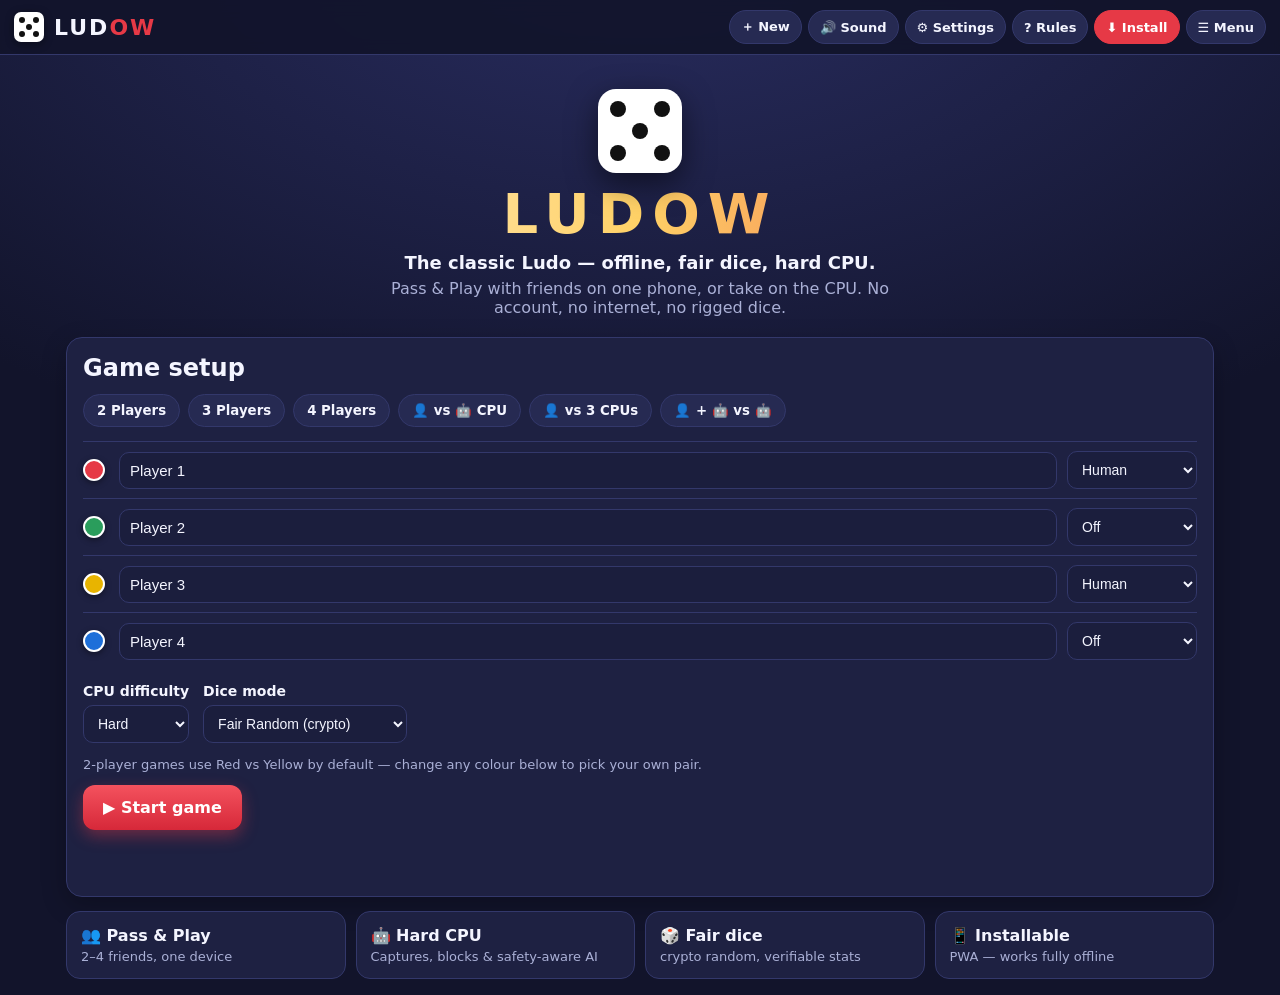
<file: index.html>
<!DOCTYPE html>
<html lang="en">
<head>
<meta charset="UTF-8">
<meta name="viewport" content="width=device-width, initial-scale=1, viewport-fit=cover, user-scalable=no">
<meta name="theme-color" content="#e63946">
<meta name="description" content="Ludow — professional offline Ludo. Pass & Play with friends or play vs hard CPU. Fair random dice, installable PWA.">
<meta name="mobile-web-app-capable" content="yes">
<meta name="apple-mobile-web-app-capable" content="yes">
<meta name="apple-mobile-web-app-status-bar-style" content="black-translucent">
<meta name="apple-mobile-web-app-title" content="Ludow">
<link rel="manifest" href="./manifest.webmanifest">
<link rel="icon" type="image/png" sizes="192x192" href="./icons/icon-192.png">
<link rel="icon" type="image/png" sizes="512x512" href="./icons/icon-512.png">
<link rel="apple-touch-icon" href="./icons/icon-192.png">
<title>Ludow — Play Ludo Offline</title>
<link rel="stylesheet" href="./styles.css">
</head>
<body>
<header class="topbar">
  <div class="logo"><span class="logo-dice" aria-hidden="true"><i></i><i></i><i></i><i></i><i></i></span><span class="logo-text">LUD<span class="logo-ow">OW</span></span></div>
  <nav class="top-actions">
    <button id="btn-new" class="tbtn" title="New game">＋ New</button>
    <button id="btn-sound" class="tbtn" title="Sound on/off">🔊 Sound</button>
    <button id="btn-settings" class="tbtn" title="Settings">⚙ Settings</button>
    <button id="btn-rules" class="tbtn" title="Rules">? Rules</button>
    <button id="btn-install" class="tbtn install" title="Install app">⬇ Install</button>
    <button id="btn-menu" class="tbtn" title="Main menu">☰ Menu</button>
  </nav>
</header>

<main>
  <!-- ============ HOME / SETUP ============ -->
  <section id="screen-menu" class="screen active">
    <div class="hero">
      <div class="hero-dice" aria-hidden="true"><span class="pip p1"></span><span class="pip p2"></span><span class="pip p3"></span><span class="pip p4"></span><span class="pip p5"></span></div>
      <h1>LUDOW</h1>
      <p class="tagline">The classic Ludo — offline, fair dice, hard CPU.</p>
      <p class="hero-sub">Pass &amp; Play with friends on one phone, or take on the CPU. No account, no internet, no rigged dice.</p>
    </div>

    <div class="card setup-card">
      <h2>Game setup</h2>
      <div class="presets" role="group" aria-label="Quick presets">
        <button class="preset" data-preset="2p">2 Players</button>
        <button class="preset" data-preset="3p">3 Players</button>
        <button class="preset" data-preset="4p">4 Players</button>
        <button class="preset" data-preset="cpu1">👤 vs 🤖 CPU</button>
        <button class="preset" data-preset="cpu3">👤 vs 3 CPUs</button>
        <button class="preset" data-preset="cpu2">👤 + 🤖 vs 🤖</button>
      </div>
      <div id="player-setup"></div>
      <div class="setup-row">
        <label>CPU difficulty
          <select id="setup-difficulty">
            <option value="easy">Easy</option>
            <option value="medium">Medium</option>
            <option value="hard" selected>Hard</option>
          </select>
        </label>
        <label>Dice mode
          <select id="setup-dice">
            <option value="fair" selected>Fair Random (crypto)</option>
            <option value="classic">Classic Random</option>
            <option value="lucky">Lucky (5–6)</option>
            <option value="superlucky">Super Lucky (6)</option>
            <option value="unlucky">Unlucky / Challenge (1–2)</option>
            <option value="custom">Custom Luck</option>
          </select>
        </label>
      </div>
      <p class="hint">2-player games use Red vs Yellow by default — change any colour below to pick your own pair.</p>
      <button id="btn-start" class="big-btn">▶ Start game</button>
      <p id="setup-error" class="error" role="alert"></p>
    </div>

    <div class="features">
      <div class="feat"><b>👥 Pass &amp; Play</b><span>2–4 friends, one device</span></div>
      <div class="feat"><b>🤖 Hard CPU</b><span>Captures, blocks &amp; safety-aware AI</span></div>
      <div class="feat"><b>🎲 Fair dice</b><span>crypto random, verifiable stats</span></div>
      <div class="feat"><b>📱 Installable</b><span>PWA — works fully offline</span></div>
    </div>
  </section>

  <!-- ============ GAME ============ -->
  <section id="screen-game" class="screen">
    <div class="game-layout">
      <div class="board-wrap">
        <div id="turn-banner"><span id="turn-dot"></span><span id="turn-text">Red's turn</span><span id="turn-sub"></span></div>
        <div id="board" aria-label="Ludo board"></div>
        <div id="board-msg" class="board-msg" aria-live="polite"></div>
      </div>

      <aside class="side">
        <div class="card dice-card">
          <div class="dice-head"><span id="dice-player">Red</span><span id="dice-mode-label">Dice: Fair Random</span></div>
          <div class="dice-row">
            <button id="dice" class="dice" title="Tap to roll (or press Space)" aria-label="Dice, tap to roll">
              <span class="pip p1"></span><span class="pip p2"></span><span class="pip p3"></span><span class="pip p4"></span><span class="pip p5"></span><span class="pip p6"></span><span class="pip p7"></span>
            </button>
            <div class="dice-side">
              <button id="btn-roll" class="big-btn roll-btn">🎲 Roll dice</button>
              <button id="btn-pass" class="ghost-btn" hidden>Pass turn →</button>
              <div id="roll-hint">Tap the dice, the button, or press Space.</div>
            </div>
          </div>
          <details class="stats">
            <summary>Dice stats — this session <span id="stats-total"></span></summary>
            <div id="dice-stats" class="dice-stats"></div>
            <button id="btn-reset-stats" class="small-btn">Reset stats</button>
          </details>
        </div>

        <div class="card score-card">
          <h3>Scoreboard</h3>
          <div id="scoreboard"></div>
        </div>

        <div class="card controls-card">
          <h3>Controls</h3>
          <div class="ctl-grid">
            <button id="btn-restart" class="ctl">↻ Restart</button>
            <button id="btn-pause" class="ctl">⏸ Pause</button>
            <button id="btn-quit" class="ctl">🏠 Quit to menu</button>
            <button id="btn-sound2" class="ctl">🔊 Sound</button>
            <button id="btn-settings2" class="ctl">⚙ Settings</button>
            <button id="btn-rules2" class="ctl">? Rules</button>
          </div>
        </div>

        <div class="card log-card">
          <h3>Moves</h3>
          <ol id="move-log" class="move-log"></ol>
        </div>
      </aside>
    </div>
  </section>
</main>

<!-- ============ SETTINGS MODAL ============ -->
<div id="modal-settings" class="modal" role="dialog" aria-modal="true" aria-labelledby="settings-title" hidden>
  <div class="modal-box">
    <h2 id="settings-title">⚙ Settings</h2>
    <label class="field">Dice mode
      <select id="set-dice-mode">
        <option value="fair">Fair Random — crypto, no bias</option>
        <option value="classic">Classic Random — Math.random</option>
        <option value="lucky">Lucky — weighted to 5–6</option>
        <option value="superlucky">Super Lucky — strongly weighted to 6</option>
        <option value="unlucky">Unlucky / Challenge — weighted to 1–2</option>
        <option value="custom">Custom Luck — slider below</option>
      </select>
    </label>
    <label class="field">Custom luck <span id="luck-val">0</span>
      <input type="range" id="set-luck" min="-100" max="100" step="5" value="0">
      <small>−100 = very unlucky, 0 = fair, +100 = very lucky. Only used in Custom Luck mode.</small>
    </label>
    <label class="field">CPU difficulty
      <select id="set-difficulty"><option value="easy">Easy</option><option value="medium">Medium</option><option value="hard">Hard</option></select>
    </label>
    <label class="field">Board theme
      <select id="set-theme"><option value="classic">Classic</option><option value="dark">Dark</option><option value="neon">Neon</option></select>
    </label>
    <label class="field">Animation speed
      <select id="set-anim"><option value="normal">Normal</option><option value="fast">Fast</option></select>
    </label>
    <div class="toggles">
      <label><input type="checkbox" id="set-sound" checked> Sound effects</label>
      <label><input type="checkbox" id="set-need6" checked> Need a 6 to leave base</label>
      <label><input type="checkbox" id="set-extra6" checked> Extra turn on rolling a 6</label>
      <label><input type="checkbox" id="set-extracap" checked> Extra turn on capture</label>
      <label><input type="checkbox" id="set-three6" checked> Three 6s in a row forfeits turn</label>
      <label><input type="checkbox" id="set-block" checked> Block protection (2+ same colour can't be captured)</label>
      <label><input type="checkbox" id="set-hints" checked> Show move hints (glow movable pieces)</label>
    </div>
    <div class="modal-actions"><button id="btn-settings-close" class="big-btn">Done</button></div>
  </div>
</div>

<!-- ============ RULES MODAL ============ -->
<div id="modal-rules" class="modal" role="dialog" aria-modal="true" aria-labelledby="rules-title" hidden>
  <div class="modal-box">
    <h2 id="rules-title">How to play Ludo</h2>
    <div class="rules-body">
      <p><b>Goal:</b> be the first to bring all 4 of your pieces home to the centre.</p>
      <ul>
        <li>Tap <b>Roll dice</b> (or the dice, or Space). You need a <b>6</b> to move a piece out of base (turn this off in Settings).</li>
        <li>Tap a <b>glowing piece</b> to move it. Pieces move clockwise around the board, then up your coloured home column.</li>
        <li>You need an <b>exact roll</b> to finish — overshooting is not allowed.</li>
        <li>Rolling a <b>6</b> gives an extra turn. Capturing an opponent or finishing a piece also gives an extra turn.</li>
        <li><b>Three 6s in a row</b> forfeits your turn (no move on the third 6).</li>
        <li>Land on an opponent's piece to <b>capture</b> it — it goes back to its base. <b>★ safe cells</b> (and coloured start cells) cannot be captured on.</li>
        <li><b>Blocks:</b> two or more of your pieces on one cell cannot be captured, and opponents cannot land there.</li>
        <li>If you have no legal move, the turn passes automatically.</li>
        <li><b>Pass &amp; Play:</b> hand the device to the next player. <b>Vs CPU:</b> the CPU moves on its own after a short think.</li>
        <li><b>Dice:</b> default is Fair Random using your device's cryptographic random generator — no algorithm favours anyone. Change it in Settings; dice stats on the game screen let you check fairness.</li>
      </ul>
    </div>
    <div class="modal-actions"><button id="btn-rules-close" class="big-btn">Got it</button></div>
  </div>
</div>

<!-- ============ WINNER MODAL ============ -->
<div id="modal-winner" class="modal" role="dialog" aria-modal="true" aria-labelledby="winner-title" hidden>
  <div class="modal-box winner-box">
    <div id="confetti" aria-hidden="true"></div>
    <h2 id="winner-title">🏆 Winner!</h2>
    <p id="winner-text"></p>
    <div class="modal-actions">
      <button id="btn-again" class="big-btn">▶ Play again</button>
      <button id="btn-winner-menu" class="ghost-btn">Main menu</button>
    </div>
  </div>
</div>

<!-- ============ INSTALL MODAL ============ -->
<div id="modal-install" class="modal" role="dialog" aria-modal="true" aria-labelledby="install-title" hidden>
  <div class="modal-box">
    <h2 id="install-title">Install Ludow</h2>
    <p>Add Ludow to your home screen — it then opens full-screen, like a real app, and works fully offline.</p>
    <ol class="rules-body">
      <li><b>Android (Chrome):</b> tap ⋮ → <b>Add to Home screen</b> / <b>Install app</b>.</li>
      <li><b>iPhone (Safari):</b> tap Share → <b>Add to Home Screen</b>.</li>
      <li><b>Desktop (Chrome/Edge):</b> click the install icon in the address bar.</li>
    </ol>
    <div class="modal-actions"><button id="btn-install-close" class="big-btn">Done</button></div>
  </div>
</div>

<div id="toast" role="status" aria-live="polite"></div>
<script src="./app.js"></script>
</body>
</html>
</file>
<file: styles.css>
*{box-sizing:border-box}
:root{
  --bg:#12142b; --bg2:#1b1e3d; --card:#1e2142; --card2:#262a52;
  --text:#f4f5ff; --muted:#aab0d6; --red:#e63946; --green:#2a9d5c; --yellow:#e8b400; --blue:#1e6fd9;
  --gold:#ffd166; --line:#33386b; --radius:16px;
}
body.theme-dark{--bg:#0a0a12;--bg2:#12121c;--card:#161622;--card2:#1e1e2e;--line:#2a2a3d}
body.theme-neon{--bg:#0d0217;--bg2:#1c0533;--card:#22083d;--card2:#2e0a52;--line:#5b21b6;--red:#ff2d55;--green:#00e676;--yellow:#ffea00;--blue:#2979ff}
html,body{margin:0;padding:0}
body{background:radial-gradient(1000px 600px at 50% -10%,#2a2e63,var(--bg));color:var(--text);font-family:system-ui,-apple-system,"Segoe UI",Roboto,Arial,sans-serif;min-height:100vh}
button{font-family:inherit;cursor:pointer}
h1,h2,h3{margin:0}

/* Top bar */
.topbar{position:sticky;top:0;z-index:20;display:flex;justify-content:space-between;align-items:center;gap:10px;padding:10px 14px;background:rgba(18,20,43,.92);backdrop-filter:blur(8px);border-bottom:1px solid var(--line)}
.logo{display:flex;align-items:center;gap:10px;font-weight:900;letter-spacing:2px;font-size:22px}
.logo-text .logo-ow{color:var(--red)}
.logo-dice{width:30px;height:30px;background:#fff;border-radius:7px;position:relative;display:inline-block;box-shadow:0 2px 8px rgba(0,0,0,.4)}
.logo-dice i{position:absolute;width:6px;height:6px;background:#111;border-radius:50%}
.logo-dice i:nth-child(1){left:5px;top:5px}.logo-dice i:nth-child(2){right:5px;top:5px}.logo-dice i:nth-child(3){left:50%;top:50%;transform:translate(-50%,-50%)}.logo-dice i:nth-child(4){left:5px;bottom:5px}.logo-dice i:nth-child(5){right:5px;bottom:5px}
.top-actions{display:flex;gap:6px;flex-wrap:wrap;justify-content:flex-end}
.tbtn{background:var(--card2);color:var(--text);border:1px solid var(--line);border-radius:999px;padding:7px 11px;font-size:13px;font-weight:600}
.tbtn:hover{filter:brightness(1.2)}
.tbtn.install{background:var(--red);border-color:var(--red);color:#fff}
.tbtn.install.hidden{display:none}

main{max-width:1180px;margin:0 auto;padding:16px}
.screen{display:none}
.screen.active{display:block}

/* Menu */
.hero{text-align:center;padding:18px 10px 6px}
.hero h1{font-size:56px;letter-spacing:8px;background:linear-gradient(90deg,#fff,#ffd166,#e63946);-webkit-background-clip:text;background-clip:text;color:transparent}
.tagline{font-size:18px;font-weight:700;margin:6px 0}
.hero-sub{color:var(--muted);max-width:560px;margin:0 auto}
.hero-dice{width:84px;height:84px;margin:0 auto 8px;background:#fff;border-radius:18px;position:relative;box-shadow:0 10px 30px rgba(0,0,0,.5);animation:bob 2.4s ease-in-out infinite}
@keyframes bob{0%,100%{transform:rotate(-4deg) translateY(0)}50%{transform:rotate(4deg) translateY(-6px)}}
.hero-dice .pip{position:absolute;width:16px;height:16px;background:#111;border-radius:50%}
.hero-dice .p1{left:12px;top:12px}.hero-dice .p2{right:12px;top:12px}.hero-dice .p3{left:50%;top:50%;transform:translate(-50%,-50%)}.hero-dice .p4{left:12px;bottom:12px}.hero-dice .p5{right:12px;bottom:12px}
.card{background:var(--card);border:1px solid var(--line);border-radius:var(--radius);padding:16px;margin:14px 0;box-shadow:0 8px 24px rgba(0,0,0,.25)}
.setup-card h2{margin-bottom:12px}
.presets{display:flex;gap:8px;flex-wrap:wrap;margin-bottom:14px}
.preset{background:var(--card2);color:var(--text);border:1px solid var(--line);border-radius:999px;padding:8px 13px;font-weight:700}
.preset:hover,.preset.active{background:var(--red);border-color:var(--red);color:#fff}
.pset-row{display:grid;grid-template-columns:26px 1fr 130px;gap:10px;align-items:center;padding:9px 0;border-top:1px solid var(--line)}
.pset-row .dot{width:22px;height:22px;border-radius:50%;border:2px solid #fff;box-shadow:0 2px 6px rgba(0,0,0,.4)}
.pset-row input[type=text]{width:100%;padding:9px 10px;border-radius:10px;border:1px solid var(--line);background:var(--bg2);color:var(--text);font-size:15px}
.pset-row select,.setup-row select,.field select{padding:9px 10px;border-radius:10px;border:1px solid var(--line);background:var(--bg2);color:var(--text);font-size:14px}
.setup-row{display:flex;gap:14px;flex-wrap:wrap;margin:14px 0}
.setup-row label,.field{display:flex;flex-direction:column;gap:6px;font-weight:600;font-size:14px}
.hint{color:var(--muted);font-size:13px}
.big-btn{background:linear-gradient(180deg,#f4525e,#d62839);color:#fff;border:0;border-radius:12px;padding:13px 20px;font-size:16px;font-weight:800;box-shadow:0 6px 16px rgba(230,57,70,.4)}
.big-btn:hover{filter:brightness(1.1)}
.big-btn:disabled{opacity:.45;cursor:not-allowed;box-shadow:none}
.ghost-btn{background:transparent;color:var(--text);border:1px solid var(--line);border-radius:12px;padding:12px 16px;font-weight:700}
.error{color:#ff8a94;min-height:18px;font-weight:600}
.features{display:grid;grid-template-columns:repeat(auto-fit,minmax(180px,1fr));gap:10px}
.feat{background:var(--card);border:1px solid var(--line);border-radius:14px;padding:14px;display:flex;flex-direction:column;gap:4px}
.feat span{color:var(--muted);font-size:13px}

/* Game layout */
.game-layout{display:grid;grid-template-columns:minmax(320px,640px) 340px;gap:16px;align-items:start;justify-content:center}
#turn-banner{display:flex;align-items:center;gap:9px;background:var(--card);border:1px solid var(--line);border-radius:12px;padding:10px 12px;margin-bottom:10px;font-weight:800}
#turn-dot{width:18px;height:18px;border-radius:50%;border:2px solid #fff;flex:none}
#turn-sub{margin-left:auto;color:var(--muted);font-size:13px;font-weight:600}
.board-wrap{width:100%;max-width:640px;margin:0 auto}
#board{position:relative;width:100%;aspect-ratio:1/1;display:grid;grid-template-columns:repeat(15,1fr);grid-template-rows:repeat(15,1fr);background:#f7f3e8;border-radius:14px;overflow:hidden;box-shadow:0 14px 40px rgba(0,0,0,.5);border:5px solid #3a2a18}
.cell{position:relative;border:1px solid rgba(0,0,0,.14);display:flex;align-items:center;justify-content:center;font-size:clamp(9px,2vw,17px);color:#333;background:#fffdf6}
.cell.track{background:#fffdf6}
.cell.safe{color:#b8860b}
.cell.start-red{background:var(--red);color:#fff}.cell.start-green{background:var(--green);color:#fff}.cell.start-yellow{background:var(--yellow);color:#222}.cell.start-blue{background:var(--blue);color:#fff}
.cell.home-red{background:#f6b8bd}.cell.home-green{background:#bfe8cd}.cell.home-yellow{background:#fbeea8}.cell.home-blue{background:#bcd6f7}
.cell.base-red{background:var(--red)}.cell.base-green{background:var(--green)}.cell.base-yellow{background:var(--yellow)}.cell.base-blue{background:var(--blue)}
.cell.base-inner{background:#fff}
.cell.centre-cell{background:transparent;border-color:transparent}
body.theme-dark #board{background:#ddd;border-color:#111}
body.theme-neon #board{border-color:#a855f7;box-shadow:0 0 24px rgba(168,85,247,.5)}
.base-overlay{position:absolute;border-radius:8px;display:flex;align-items:center;justify-content:center;pointer-events:none;z-index:1}
.base-overlay .yard{width:68%;height:68%;background:#fff;border-radius:10px;box-shadow:inset 0 0 0 2px rgba(0,0,0,.08);display:grid;grid-template-columns:1fr 1fr;place-items:center}
.base-overlay .yard i{width:34%;aspect-ratio:1;border-radius:50%;border:2px solid rgba(0,0,0,.15);background:#f2f2f2}
.centre-overlay{position:absolute;z-index:1;pointer-events:none}
.piece{position:absolute;width:6.666%;aspect-ratio:1;z-index:5;display:flex;align-items:center;justify-content:center;transition:left .45s ease,top .45s ease;pointer-events:none}
.piece .tok{width:88%;aspect-ratio:1;border-radius:50%;display:flex;align-items:center;justify-content:center;color:#fff;font-weight:900;font-size:clamp(9px,1.6vw,15px);border:2.5px solid #fff;box-shadow:0 3px 7px rgba(0,0,0,.5),inset 0 -3px 6px rgba(0,0,0,.28),inset 0 3px 5px rgba(255,255,255,.55);pointer-events:auto;cursor:default;text-shadow:0 1px 2px rgba(0,0,0,.4)}
.piece.red .tok{background:radial-gradient(circle at 35% 30%,#ff8a94,var(--red) 60%,#9e1b25)}
.piece.green .tok{background:radial-gradient(circle at 35% 30%,#7edda6,var(--green) 60%,#145c33)}
.piece.yellow .tok{background:radial-gradient(circle at 35% 30%,#ffe98a,#e8b400 60%,#8a6d00);color:#222;text-shadow:none}
.piece.blue .tok{background:radial-gradient(circle at 35% 30%,#7fb3f5,var(--blue) 60%,#0f3d7d)}
.piece.movable{cursor:pointer;z-index:8}
.piece.movable .tok{animation:pulse 0.9s ease-in-out infinite;outline:3px solid var(--gold)}
@keyframes pulse{0%,100%{box-shadow:0 0 0 0 rgba(255,209,102,.9),0 3px 7px rgba(0,0,0,.5)}50%{box-shadow:0 0 0 9px rgba(255,209,102,0),0 3px 7px rgba(0,0,0,.5)}}
.board-msg{min-height:26px;text-align:center;font-weight:700;color:var(--gold);margin-top:8px}

.side{display:flex;flex-direction:column}
.dice-head{display:flex;justify-content:space-between;font-weight:800;margin-bottom:10px}
#dice-mode-label{color:var(--muted);font-size:12px;font-weight:600}
.dice-row{display:flex;gap:16px;align-items:center}
.dice{width:86px;height:86px;flex:none;background:#fff;border:0;border-radius:18px;position:relative;box-shadow:0 8px 20px rgba(0,0,0,.45),inset 0 0 0 2px #ddd}
.dice .pip{position:absolute;width:15px;height:15px;background:#111;border-radius:50%;display:none}
/* Pip positions: p1 TL, p2 TR, p3 ML, p4 MR, p5 BL, p6 BR, p7 centre */
.dice[data-v="1"] .p7{display:block}
.dice[data-v="2"] .p1,.dice[data-v="2"] .p6{display:block}
.dice[data-v="3"] .p1,.dice[data-v="3"] .p7,.dice[data-v="3"] .p6{display:block}
.dice[data-v="4"] .p1,.dice[data-v="4"] .p2,.dice[data-v="4"] .p5,.dice[data-v="4"] .p6{display:block}
.dice[data-v="5"] .p1,.dice[data-v="5"] .p2,.dice[data-v="5"] .p7,.dice[data-v="5"] .p5,.dice[data-v="5"] .p6{display:block}
.dice[data-v="6"] .p1,.dice[data-v="6"] .p2,.dice[data-v="6"] .p3,.dice[data-v="6"] .p4,.dice[data-v="6"] .p5,.dice[data-v="6"] .p6{display:block}
.dice .p1{left:13px;top:13px}.dice .p2{right:13px;top:13px}.dice .p3{left:13px;top:50%;transform:translateY(-50%)}.dice .p4{right:13px;top:50%;transform:translateY(-50%)}.dice .p5{left:13px;bottom:13px}.dice .p6{right:13px;bottom:13px}.dice .p7{left:50%;top:50%;transform:translate(-50%,-50%)}
.dice.rolling{animation:shake .55s ease-in-out}
@keyframes shake{0%{transform:rotate(0) translate(0,0)}20%{transform:rotate(90deg) translate(4px,-4px)}40%{transform:rotate(180deg) translate(-4px,4px)}60%{transform:rotate(270deg) translate(4px,4px)}80%{transform:rotate(330deg) translate(-3px,-3px)}100%{transform:rotate(360deg) translate(0,0)}}
.dice-side{flex:1}
.roll-btn{width:100%;margin-bottom:8px}
#roll-hint{color:var(--muted);font-size:12px}
.stats{margin-top:12px;font-size:13px}
.stats summary{cursor:pointer;font-weight:700}
.dice-stats{display:grid;grid-template-columns:repeat(6,1fr);gap:6px;margin:10px 0}
.dice-stats div{background:var(--bg2);border:1px solid var(--line);border-radius:8px;padding:7px 4px;text-align:center}
.dice-stats b{display:block;font-size:16px}
.small-btn{background:var(--card2);color:var(--text);border:1px solid var(--line);border-radius:8px;padding:6px 10px;font-size:12px}
.score-card h3,.controls-card h3,.log-card h3{margin-bottom:10px}
.score-row{display:flex;align-items:center;gap:9px;padding:8px;border-radius:10px;border:1px solid transparent}
.score-row.active{border-color:var(--gold);background:var(--bg2)}
.score-row .dot{width:16px;height:16px;border-radius:50%;border:2px solid #fff;flex:none}
.score-row .nm{font-weight:700;flex:1;overflow:hidden;text-overflow:ellipsis;white-space:nowrap}
.score-row .st{color:var(--muted);font-size:12px}
.score-row .badges{font-size:12px}
.ctl-grid{display:grid;grid-template-columns:1fr 1fr;gap:8px}
.ctl{background:var(--card2);color:var(--text);border:1px solid var(--line);border-radius:10px;padding:11px;font-weight:700}
.ctl:hover{filter:brightness(1.2)}
.move-log{list-style:none;margin:0;padding:0;max-height:170px;overflow:auto;font-size:13px;display:flex;flex-direction:column;gap:5px}
.move-log li{background:var(--bg2);border-radius:8px;padding:7px 9px;color:var(--muted)}
.move-log li b{color:var(--text)}

/* Modals */
.modal{position:fixed;inset:0;background:rgba(0,0,0,.65);display:flex;align-items:center;justify-content:center;z-index:50;padding:14px}
.modal[hidden]{display:none}
.modal-box{background:var(--card);border:1px solid var(--line);border-radius:18px;padding:20px;max-width:520px;width:100%;max-height:88vh;overflow:auto;position:relative}
.modal-box h2{margin-bottom:14px}
.field{margin-bottom:12px}
.field small{color:var(--muted);font-weight:400}
.field input[type=range]{width:100%}
.toggles{display:grid;gap:9px;margin:12px 0}
.toggles label{display:flex;gap:9px;align-items:center;font-weight:600;font-size:14px}
.modal-actions{display:flex;gap:10px;margin-top:16px;flex-wrap:wrap}
.rules-body{font-size:14px;line-height:1.55;color:var(--text)}
.rules-body li{margin-bottom:6px}
.winner-box{text-align:center}
#winner-text{font-size:18px;font-weight:700}
#confetti{font-size:34px}
#confetti::after{content:"🎉 🎊 🏆 🎊 🎉"}
#toast{position:fixed;left:50%;bottom:22px;transform:translateX(-50%) translateY(20px);background:#111;color:#fff;padding:11px 16px;border-radius:999px;font-weight:700;opacity:0;pointer-events:none;transition:.25s;z-index:99;max-width:90vw;text-align:center}
#toast.show{opacity:1;transform:translateX(-50%) translateY(0)}

@media (max-width:900px){
  .game-layout{grid-template-columns:1fr}
  .hero h1{font-size:42px}
  .topbar{flex-wrap:wrap}
  .tbtn{padding:6px 9px;font-size:12px}
  .side{max-width:640px;margin:0 auto;width:100%}
}
@media (max-width:420px){
  .pset-row{grid-template-columns:22px 1fr 108px}
  .dice{width:74px;height:74px}
}
</file>
